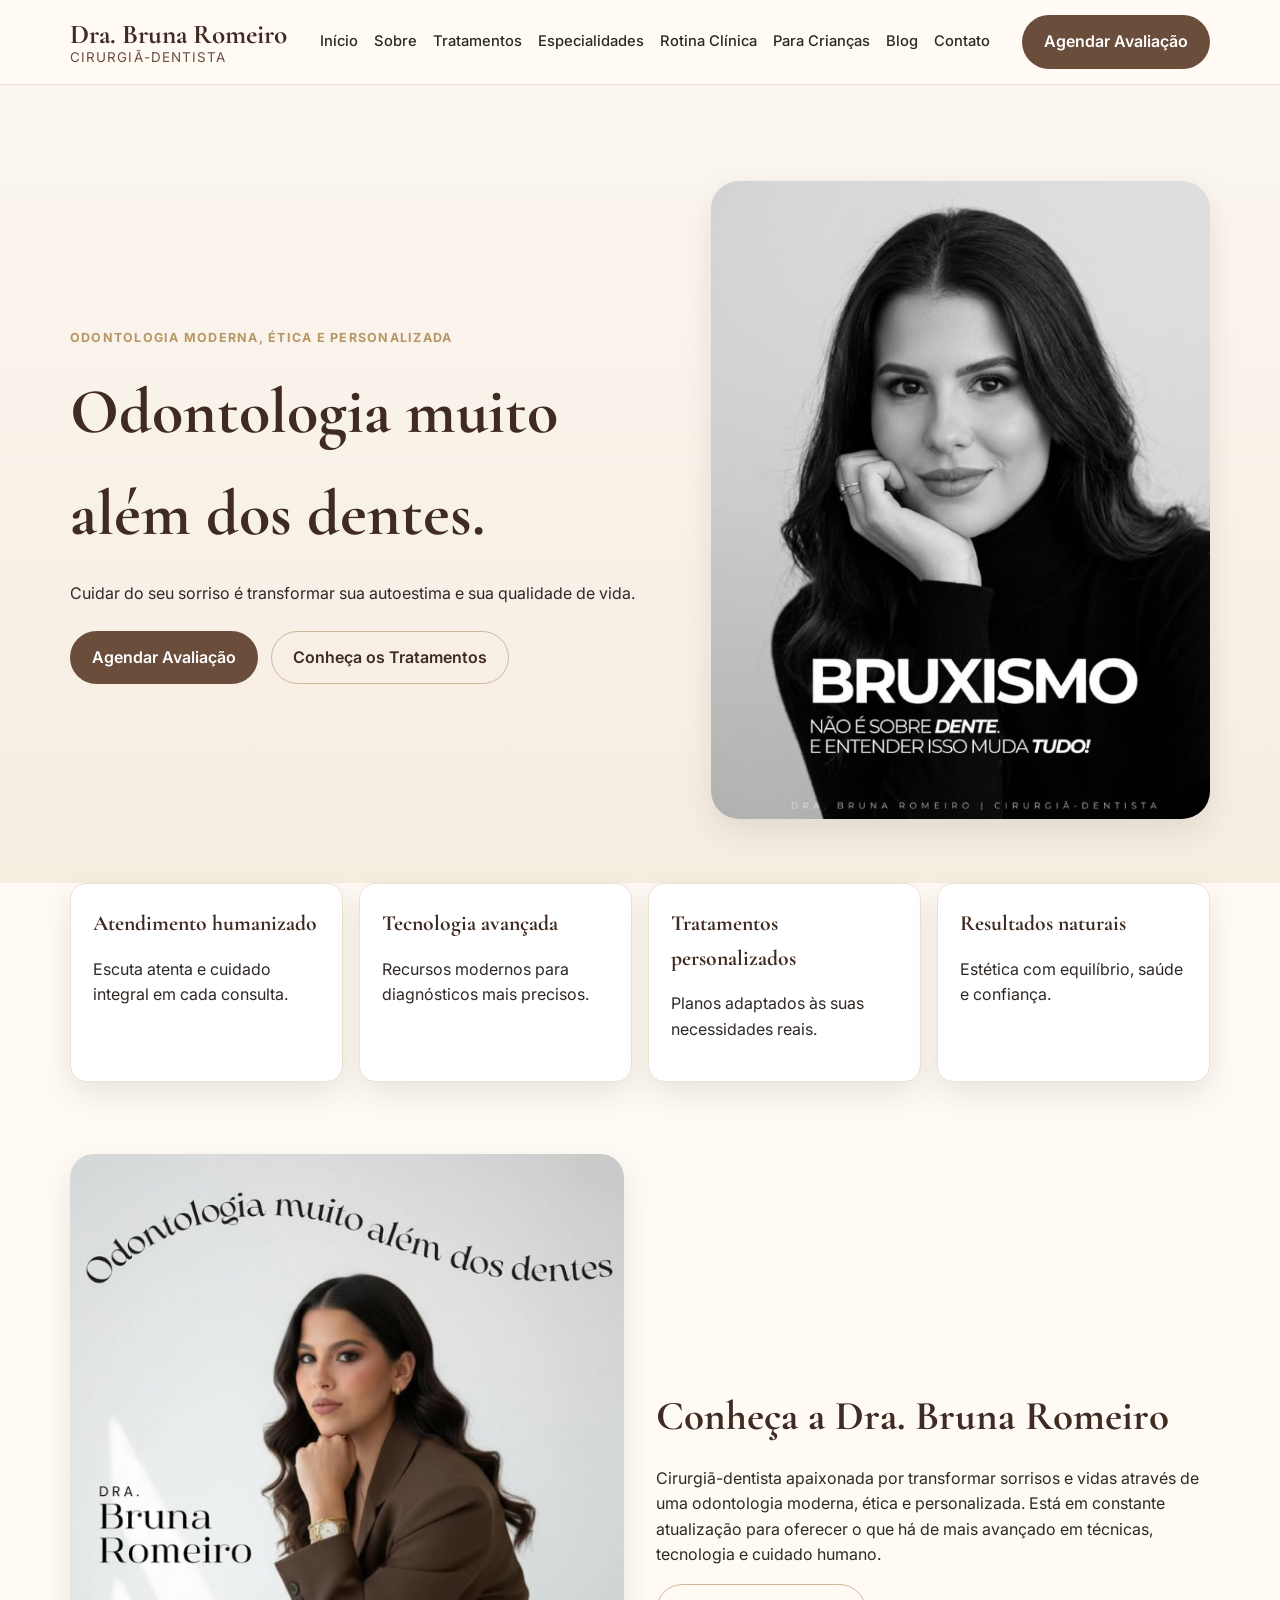
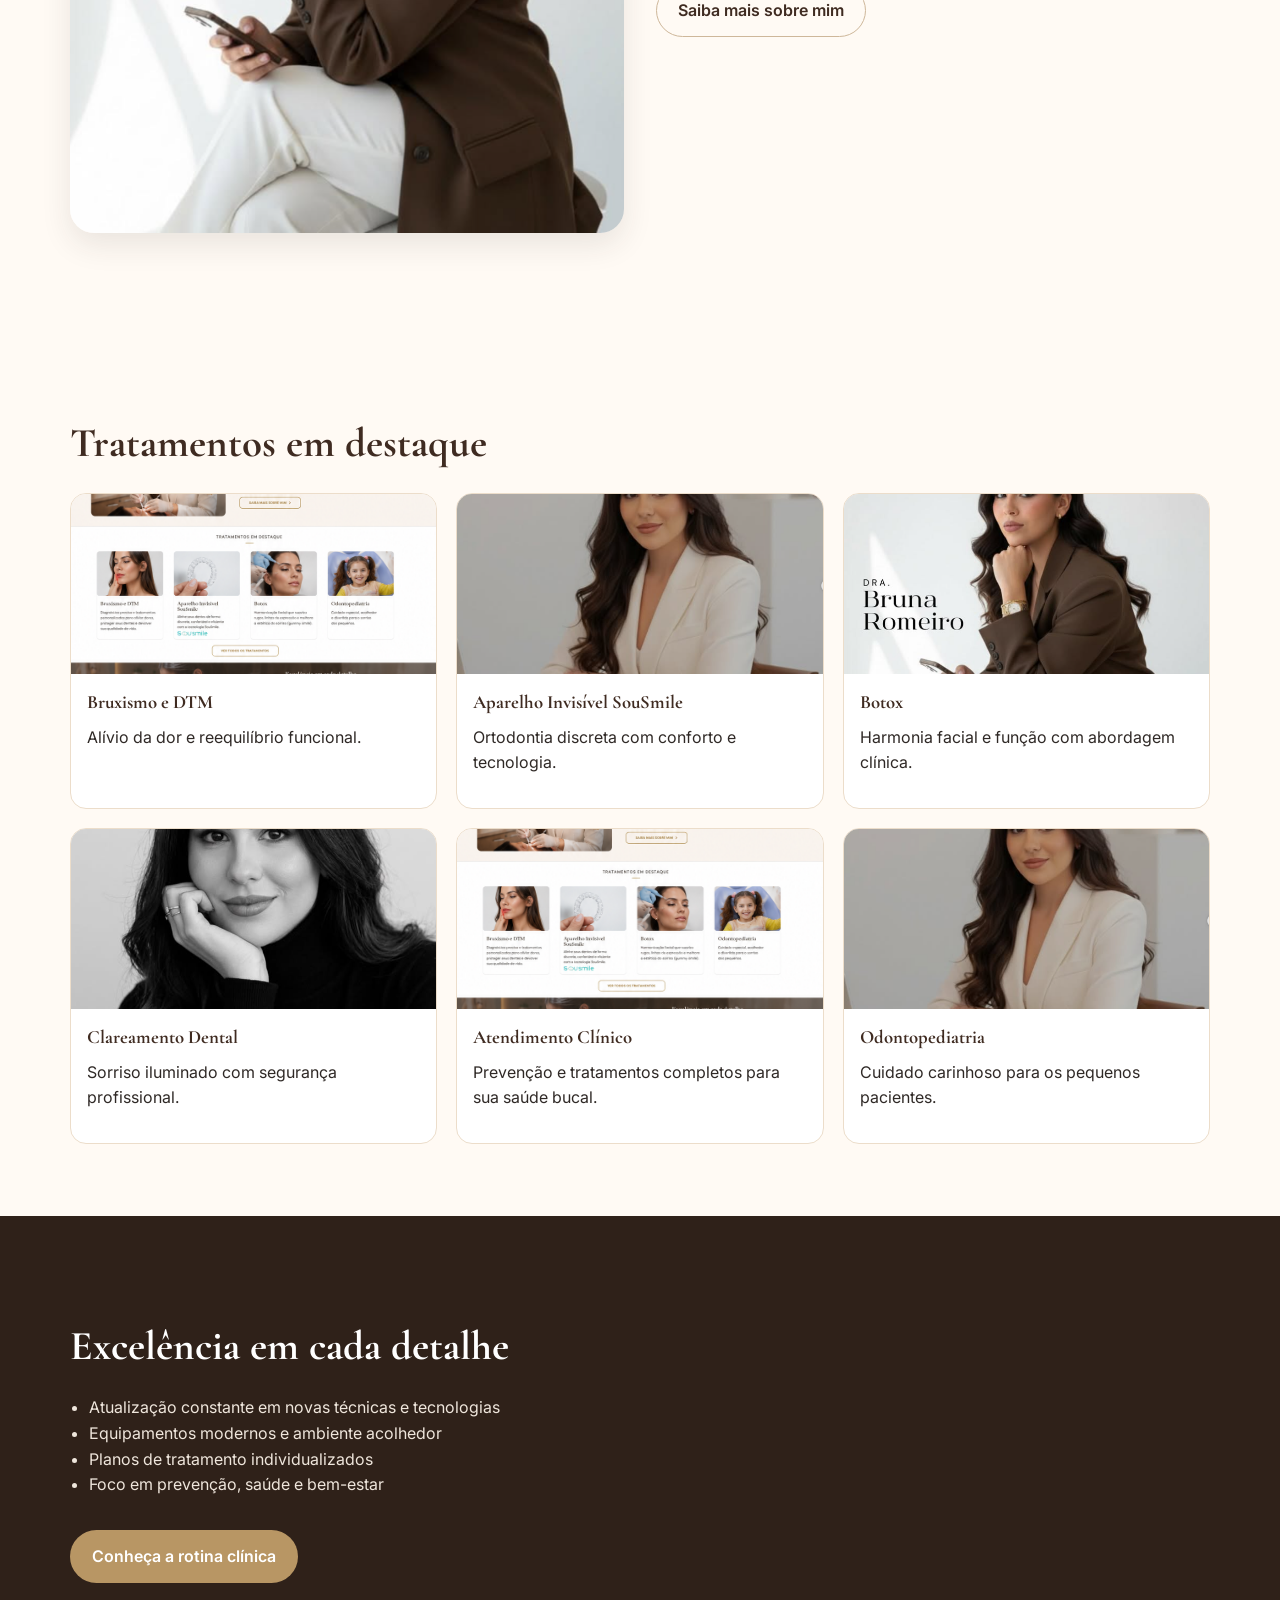
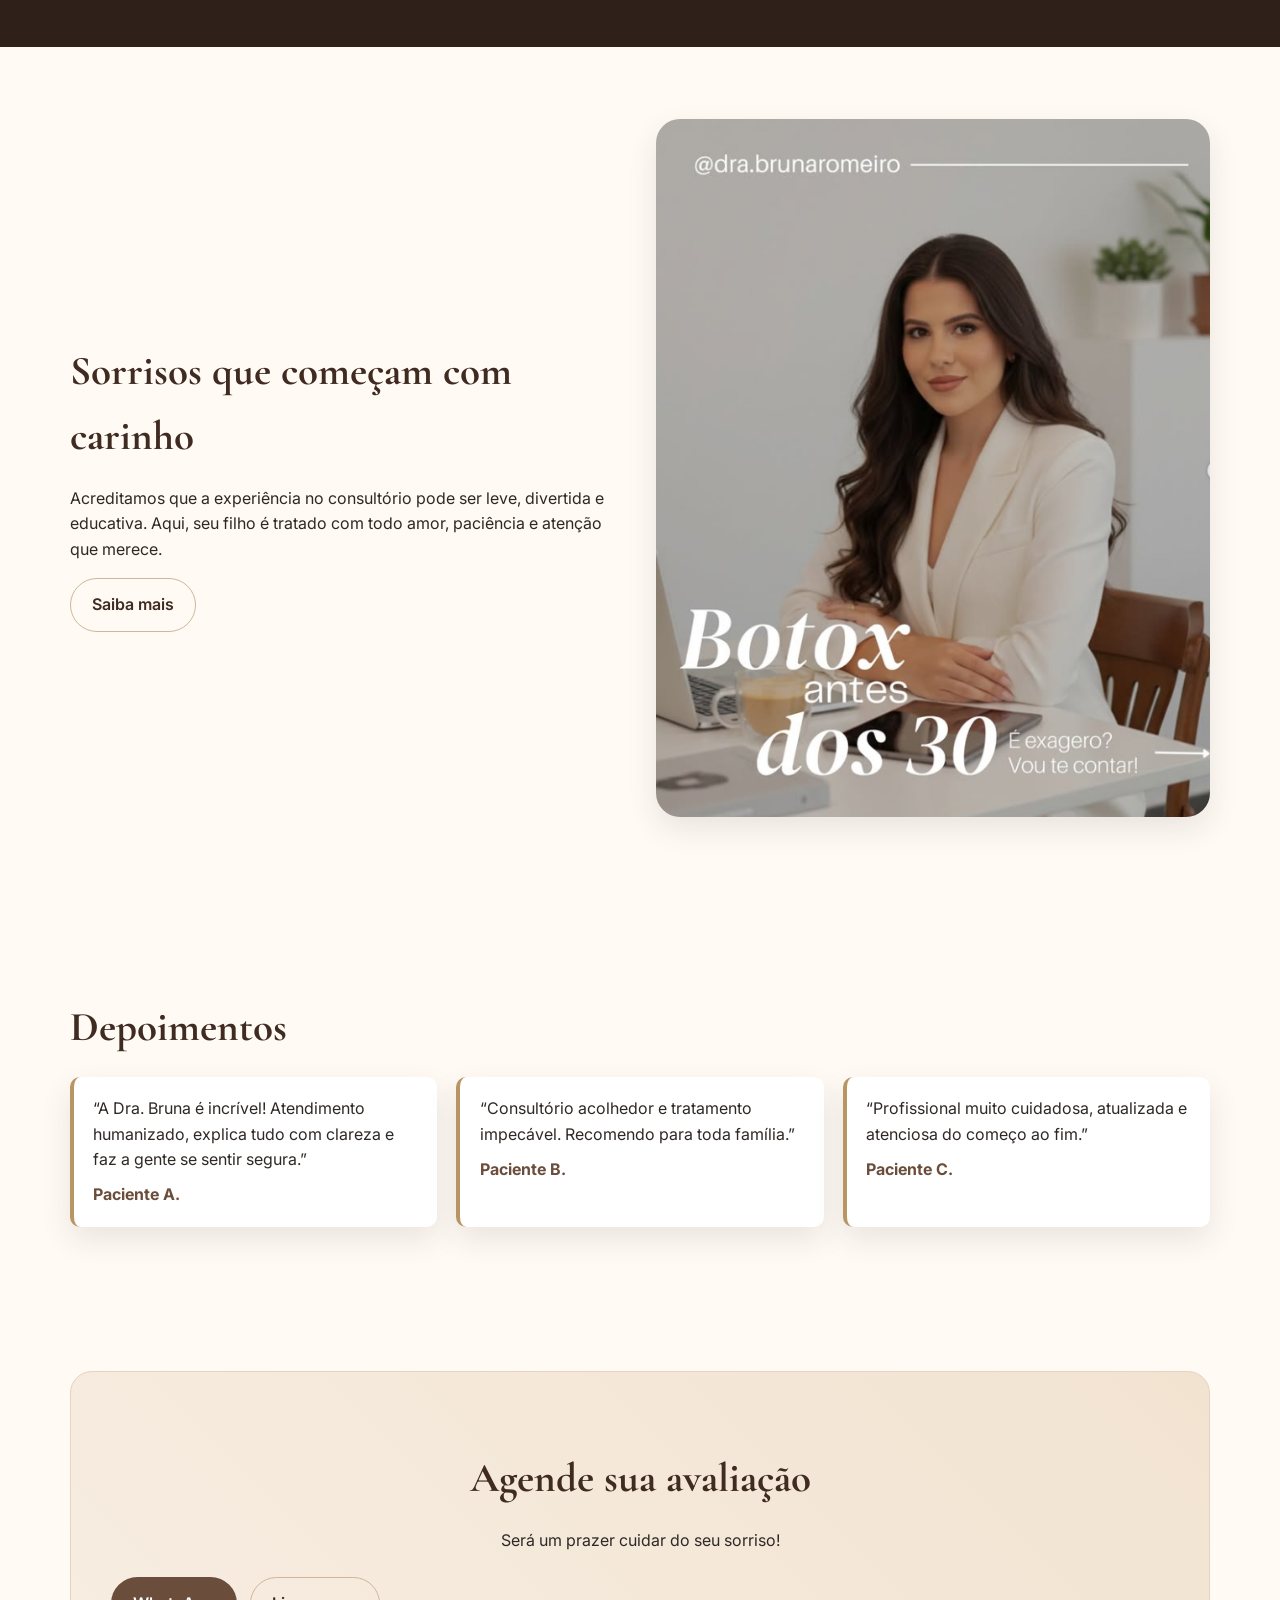
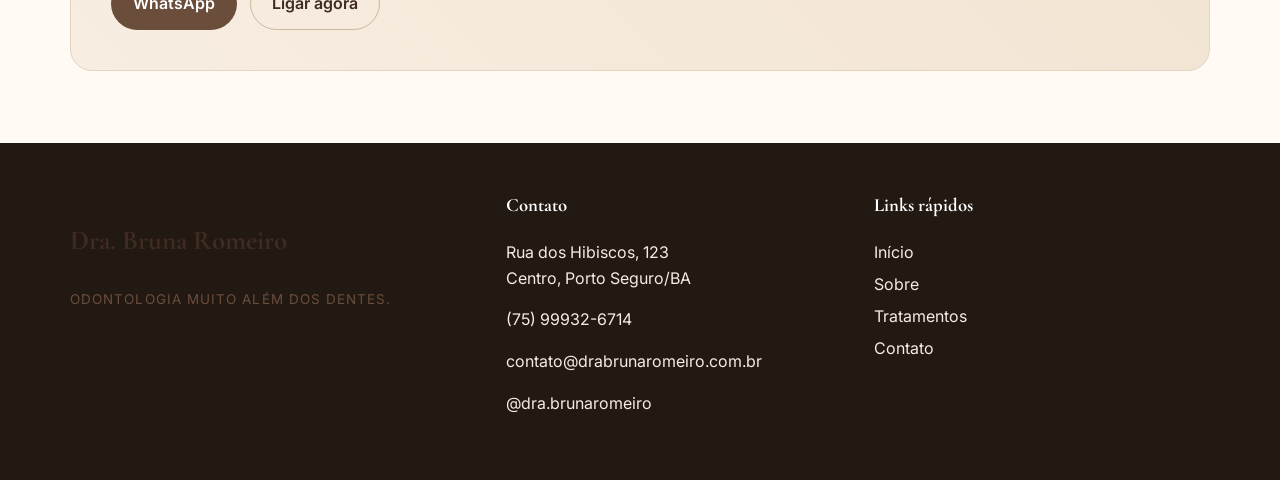
<file: index.html>
<!DOCTYPE html>
<html lang="pt-BR">
<head>
  <meta charset="UTF-8">
  <meta name="viewport" content="width=device-width, initial-scale=1.0">
  <title>Dra. Bruna Romeiro | Odontologia muito além dos dentes</title>
  <meta name="description" content="Site institucional da Dra. Bruna Romeiro, cirurgiã-dentista com atendimento humanizado, tecnologia avançada e foco no bem-estar integral.">
  <meta property="og:title" content="Dra. Bruna Romeiro | Odontologia moderna e humanizada">
  <meta property="og:description" content="Odontologia muito além dos dentes com tratamentos personalizados para sua saúde, autoestima e qualidade de vida.">
  <meta property="og:type" content="website">
  <meta property="og:image" content="DRABRUNAROMEIRO2.png">
  <meta property="og:locale" content="pt_BR">
  <link rel="preconnect" href="https://fonts.googleapis.com">
  <link rel="preconnect" href="https://fonts.gstatic.com" crossorigin>
  <link href="https://fonts.googleapis.com/css2?family=Cormorant+Garamond:wght@500;600;700&family=Inter:wght@400;500;600;700&display=swap" rel="stylesheet">
  <link rel="stylesheet" href="css/style.css">
</head>
<body>
  <header class="header" id="topo">
    <div class="container header__content">
      <a class="logo" href="index.html" aria-label="Ir para a página inicial da Dra. Bruna Romeiro">
        <span class="logo__name">Dra. Bruna Romeiro</span>
        <span class="logo__role">Cirurgiã-dentista</span>
      </a>

      <button class="menu-toggle" id="menu-toggle" aria-label="Abrir menu" aria-expanded="false" aria-controls="menu-principal">
        <span></span><span></span><span></span>
      </button>

      <nav class="menu" id="menu-principal">
        <a href="index.html">Início</a>
        <a href="em-construcao.html">Sobre</a>
        <a href="em-construcao.html">Tratamentos</a>
        <a href="em-construcao.html">Especialidades</a>
        <a href="em-construcao.html">Rotina Clínica</a>
        <a href="em-construcao.html">Para Crianças</a>
        <a href="em-construcao.html">Blog</a>
        <a href="em-construcao.html">Contato</a>
      </nav>

      <a class="btn btn--primary" target="_blank" rel="noopener noreferrer" href="https://wa.me/5575999326714?text=Ol%C3%A1%2C%20Dra.%20Bruna!%20Gostaria%20de%20agendar%20uma%20avalia%C3%A7%C3%A3o.">Agendar Avaliação</a>
    </div>
  </header>

  <main>
    <section class="hero">
      <div class="container hero__grid">
        <div class="hero__text">
          <p class="eyebrow">Odontologia moderna, ética e personalizada</p>
          <h1>Odontologia muito além dos dentes.</h1>
          <p>Cuidar do seu sorriso é transformar sua autoestima e sua qualidade de vida.</p>
          <div class="hero__actions">
            <a class="btn btn--primary" target="_blank" rel="noopener noreferrer" href="https://wa.me/5575999326714?text=Ol%C3%A1%2C%20Dra.%20Bruna!%20Gostaria%20de%20agendar%20uma%20avalia%C3%A7%C3%A3o.">Agendar Avaliação</a>
            <a class="btn btn--ghost" href="em-construcao.html">Conheça os Tratamentos</a>
          </div>
        </div>
        <div class="hero__image-wrap">
          <img src="DRABRUNAROMEIRO.png" alt="Dra. Bruna Romeiro sorrindo em ambiente clínico" class="hero__image">
        </div>
      </div>
    </section>

    <section class="highlights">
      <div class="container grid-4">
        <article class="card-soft"><h2>Atendimento humanizado</h2><p>Escuta atenta e cuidado integral em cada consulta.</p></article>
        <article class="card-soft"><h2>Tecnologia avançada</h2><p>Recursos modernos para diagnósticos mais precisos.</p></article>
        <article class="card-soft"><h2>Tratamentos personalizados</h2><p>Planos adaptados às suas necessidades reais.</p></article>
        <article class="card-soft"><h2>Resultados naturais</h2><p>Estética com equilíbrio, saúde e confiança.</p></article>
      </div>
    </section>

    <section class="about section">
      <div class="container split">
        <img src="DRABRUNAROMEIRO2.png" alt="Dra. Bruna Romeiro em consultório odontológico" class="section-image">
        <div>
          <h2>Conheça a Dra. Bruna Romeiro</h2>
          <p>Cirurgiã-dentista apaixonada por transformar sorrisos e vidas através de uma odontologia moderna, ética e personalizada. Está em constante atualização para oferecer o que há de mais avançado em técnicas, tecnologia e cuidado humano.</p>
          <a class="btn btn--ghost" href="em-construcao.html">Saiba mais sobre mim</a>
        </div>
      </div>
    </section>

    <section class="section treatments">
      <div class="container">
        <h2>Tratamentos em destaque</h2>
        <div class="grid-3">
          <a class="treatment" href="em-construcao.html"><img src="LAYOUT1.png" alt="Tratamento para Bruxismo e DTM"><h3>Bruxismo e DTM</h3><p>Alívio da dor e reequilíbrio funcional.</p></a>
          <a class="treatment" href="em-construcao.html"><img src="Sem título.png" alt="Aparelho invisível SouSmile"><h3>Aparelho Invisível SouSmile</h3><p>Ortodontia discreta com conforto e tecnologia.</p></a>
          <a class="treatment" href="em-construcao.html"><img src="DRABRUNAROMEIRO2.png" alt="Aplicação de botox odontológico"><h3>Botox</h3><p>Harmonia facial e função com abordagem clínica.</p></a>
          <a class="treatment" href="em-construcao.html"><img src="DRABRUNAROMEIRO.png" alt="Procedimento de clareamento dental"><h3>Clareamento Dental</h3><p>Sorriso iluminado com segurança profissional.</p></a>
          <a class="treatment" href="em-construcao.html"><img src="LAYOUT1.png" alt="Atendimento clínico odontológico"><h3>Atendimento Clínico</h3><p>Prevenção e tratamentos completos para sua saúde bucal.</p></a>
          <a class="treatment" href="em-construcao.html"><img src="Sem título.png" alt="Atendimento odontológico infantil"><h3>Odontopediatria</h3><p>Cuidado carinhoso para os pequenos pacientes.</p></a>
        </div>
      </div>
    </section>

    <section class="band section-dark">
      <div class="container">
        <h2>Excelência em cada detalhe</h2>
        <ul>
          <li>Atualização constante em novas técnicas e tecnologias</li>
          <li>Equipamentos modernos e ambiente acolhedor</li>
          <li>Planos de tratamento individualizados</li>
          <li>Foco em prevenção, saúde e bem-estar</li>
        </ul>
        <a class="btn btn--gold" href="em-construcao.html">Conheça a rotina clínica</a>
      </div>
    </section>

    <section class="section children">
      <div class="container split reverse">
        <div>
          <h2>Sorrisos que começam com carinho</h2>
          <p>Acreditamos que a experiência no consultório pode ser leve, divertida e educativa. Aqui, seu filho é tratado com todo amor, paciência e atenção que merece.</p>
          <a class="btn btn--ghost" href="em-construcao.html">Saiba mais</a>
        </div>
        <img src="Sem título.png" alt="Dra. Bruna Romeiro com criança em atendimento" class="section-image">
      </div>
    </section>

    <section class="section testimonials">
      <div class="container">
        <h2>Depoimentos</h2>
        <div class="grid-3">
          <blockquote>“A Dra. Bruna é incrível! Atendimento humanizado, explica tudo com clareza e faz a gente se sentir segura.”<cite>Paciente A.</cite></blockquote>
          <blockquote>“Consultório acolhedor e tratamento impecável. Recomendo para toda família.”<cite>Paciente B.</cite></blockquote>
          <blockquote>“Profissional muito cuidadosa, atualizada e atenciosa do começo ao fim.”<cite>Paciente C.</cite></blockquote>
        </div>
      </div>
    </section>

    <section class="cta section">
      <div class="container cta__box">
        <h2>Agende sua avaliação</h2>
        <p>Será um prazer cuidar do seu sorriso!</p>
        <div class="hero__actions">
          <a class="btn btn--primary" target="_blank" rel="noopener noreferrer" href="https://wa.me/5575999326714?text=Ol%C3%A1%2C%20Dra.%20Bruna!%20Gostaria%20de%20agendar%20uma%20avalia%C3%A7%C3%A3o.">WhatsApp</a>
          <a class="btn btn--ghost" href="tel:+5575999326714">Ligar agora</a>
        </div>
      </div>
    </section>
  </main>

  <footer class="footer">
    <div class="container footer__grid">
      <div>
        <p class="logo__name">Dra. Bruna Romeiro</p>
        <p class="logo__role">Odontologia muito além dos dentes.</p>
      </div>
      <div>
        <h3>Contato</h3>
        <p>Rua dos Hibiscos, 123<br>Centro, Porto Seguro/BA</p>
        <p><a href="tel:+5575999326714">(75) 99932-6714</a></p>
        <p><a href="mailto:contato@drabrunaromeiro.com.br">contato@drabrunaromeiro.com.br</a></p>
        <p><a href="https://instagram.com/dra.brunaromeiro" target="_blank" rel="noopener noreferrer">@dra.brunaromeiro</a></p>
      </div>
      <div>
        <h3>Links rápidos</h3>
        <ul>
          <li><a href="index.html">Início</a></li>
          <li><a href="em-construcao.html">Sobre</a></li>
          <li><a href="em-construcao.html">Tratamentos</a></li>
          <li><a href="em-construcao.html">Contato</a></li>
        </ul>
      </div>
    </div>
  </footer>

  <script src="js/script.js"></script>
</body>
</html>
</file>
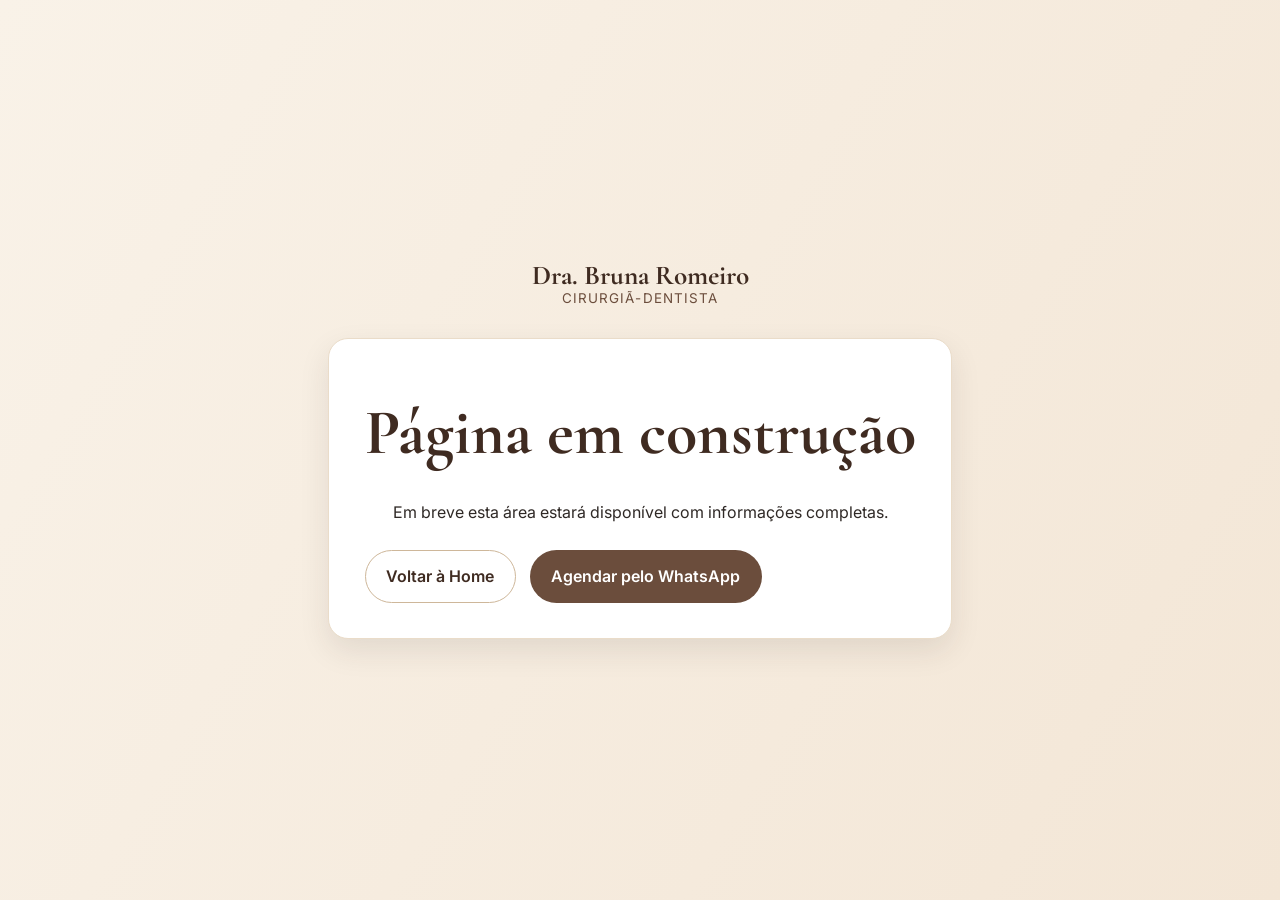
<file: em-construcao.html>
<!DOCTYPE html>
<html lang="pt-BR">
<head>
  <meta charset="UTF-8">
  <meta name="viewport" content="width=device-width, initial-scale=1.0">
  <title>Página em construção | Dra. Bruna Romeiro</title>
  <meta name="description" content="Área do site em construção. Em breve novas informações da Dra. Bruna Romeiro.">
  <link rel="preconnect" href="https://fonts.googleapis.com">
  <link rel="preconnect" href="https://fonts.gstatic.com" crossorigin>
  <link href="https://fonts.googleapis.com/css2?family=Cormorant+Garamond:wght@500;600;700&family=Inter:wght@400;500;600;700&display=swap" rel="stylesheet">
  <link rel="stylesheet" href="css/style.css">
</head>
<body class="construction-page">
  <main class="construction">
    <a class="logo" href="index.html">
      <span class="logo__name">Dra. Bruna Romeiro</span>
      <span class="logo__role">Cirurgiã-dentista</span>
    </a>
    <section class="construction__box">
      <h1>Página em construção</h1>
      <p>Em breve esta área estará disponível com informações completas.</p>
      <div class="hero__actions">
        <a class="btn btn--ghost" href="index.html">Voltar à Home</a>
        <a class="btn btn--primary" target="_blank" rel="noopener noreferrer" href="https://wa.me/5575999326714?text=Ol%C3%A1%2C%20Dra.%20Bruna!%20Gostaria%20de%20agendar%20uma%20avalia%C3%A7%C3%A3o.">Agendar pelo WhatsApp</a>
      </div>
    </section>
  </main>
</body>
</html>
</file>
<file: css/style.css>
:root {
  --bg: #f7f1ea;
  --bg-soft: #fffaf4;
  --brown: #6b4d3c;
  --brown-dark: #3f2b21;
  --gold: #b89664;
  --text: #2f2926;
  --white: #fff;
  --shadow: 0 12px 30px rgba(47, 41, 38, 0.1);
}
* { box-sizing: border-box; }
body {
  margin: 0;
  font-family: 'Inter', sans-serif;
  color: var(--text);
  background: var(--bg-soft);
  line-height: 1.6;
}
img { max-width: 100%; display: block; }
a { color: inherit; text-decoration: none; }
.container { width: min(1140px, 92%); margin: 0 auto; }
.section { padding: 4.5rem 0; }
h1,h2,h3,.logo__name { font-family: 'Cormorant Garamond', serif; color: var(--brown-dark); }
h1 { font-size: clamp(2.1rem, 5vw, 4rem); margin: .5rem 0 1rem; }
h2 { font-size: clamp(1.8rem, 3.2vw, 2.7rem); margin-bottom: 1rem; }

.header {
  position: sticky; top: 0; z-index: 50;
  background: rgba(255, 250, 244, 0.92); backdrop-filter: blur(8px);
  border-bottom: 1px solid #eadfce;
}
.header__content { display: flex; align-items: center; justify-content: space-between; gap: 1rem; min-height: 84px; }
.logo { display: flex; flex-direction: column; line-height: 1.1; }
.logo__name { font-size: 1.7rem; font-weight: 700; }
.logo__role { font-size: .84rem; letter-spacing: .08em; text-transform: uppercase; color: var(--brown); }
.menu { display: flex; gap: 1rem; align-items: center; }
.menu a { font-weight: 500; font-size: .92rem; }
.menu a:hover { color: var(--gold); }

.btn { display: inline-flex; align-items: center; justify-content: center; padding: .8rem 1.3rem; border-radius: 999px; font-weight: 600; transition: .25s ease; border: 1px solid transparent; }
.btn--primary { background: var(--brown); color: var(--white); }
.btn--primary:hover { transform: translateY(-2px); background: #563c2e; }
.btn--ghost { border-color: #ceb79a; color: var(--brown-dark); background: transparent; }
.btn--ghost:hover { background: #f5ebdf; }
.btn--gold { background: var(--gold); color: #fff; }

.hero { background: linear-gradient(180deg, #fbf6f0, #f6ede1); padding: 6rem 0 4rem; }
.hero__grid { display: grid; grid-template-columns: 1.1fr 0.9fr; align-items: center; gap: 2rem; }
.eyebrow { text-transform: uppercase; letter-spacing: .1em; font-size: .78rem; color: var(--gold); font-weight: 700; }
.hero__actions { display: flex; flex-wrap: wrap; gap: .85rem; margin-top: 1.5rem; }
.hero__image-wrap { border-radius: 28px; overflow: hidden; box-shadow: var(--shadow); }
.hero__image { width: 100%; height: 100%; object-fit: cover; }

.grid-4 { display: grid; grid-template-columns: repeat(4,1fr); gap: 1rem; }
.card-soft { background: var(--white); border: 1px solid #efe1d0; border-radius: 16px; padding: 1.4rem; box-shadow: var(--shadow); }
.card-soft h2 { font-size: 1.35rem; margin-top: 0; }

.split { display: grid; grid-template-columns: 1fr 1fr; gap: 2rem; align-items: center; }
.reverse { grid-template-columns: 1fr 1fr; }
.section-image { border-radius: 24px; box-shadow: var(--shadow); min-height: 320px; object-fit: cover; }

.grid-3 { display: grid; grid-template-columns: repeat(3, 1fr); gap: 1.2rem; }
.treatment { background: #fff; border-radius: 16px; overflow: hidden; border: 1px solid #ecddca; transition: transform .3s; }
.treatment:hover { transform: translateY(-5px); }
.treatment h3, .treatment p { padding: 0 1rem; }
.treatment h3 { margin: .9rem 0 .4rem; }
.treatment p { margin-top: 0; padding-bottom: 1rem; }
.treatment img { height: 180px; width: 100%; object-fit: cover; }

.section-dark { background: #2f2119; color: #efe6dc; padding: 4rem 0; }
.section-dark h2 { color: #fff; }
.section-dark ul { padding-left: 1.2rem; margin-bottom: 2rem; }

.testimonials blockquote { margin: 0; background: #fff; border-left: 4px solid var(--gold); padding: 1.2rem; border-radius: 10px; box-shadow: var(--shadow); }
.testimonials cite { display: block; margin-top: .6rem; font-style: normal; font-weight: 700; color: var(--brown); }

.cta__box { background: linear-gradient(45deg, #f7ede1, #f2e3d1); border: 1px solid #e4d4c0; border-radius: 22px; padding: 2.5rem; text-align: center; }
.footer { background: #221912; color: #f5ede4; padding: 3rem 0; }
.footer h3 { color: #fff; margin-top: 0; }
.footer__grid { display: grid; grid-template-columns: 1.2fr 1fr 1fr; gap: 2rem; }
.footer ul { list-style: none; margin: 0; padding: 0; }
.footer li { margin-bottom: .4rem; }

.menu-toggle { display: none; background: none; border: 0; padding: 0; }
.menu-toggle span { display: block; width: 26px; height: 2px; margin: 5px 0; background: var(--brown-dark); }

.construction-page { min-height: 100vh; display: grid; place-items: center; background: linear-gradient(120deg, #f9f2e8, #f3e6d6); }
.construction { text-align: center; }
.construction__box { margin-top: 2rem; background: #fff; border-radius: 20px; padding: 2.2rem; border: 1px solid #eadcc9; box-shadow: var(--shadow); }

@media (max-width: 980px) {
  .menu-toggle { display: block; }
  .menu {
    position: absolute; left: 0; right: 0; top: 84px;
    display: none; flex-direction: column; background: #fffaf4;
    border-bottom: 1px solid #eadfce; padding: 1rem;
  }
  .menu.is-open { display: flex; }
  .header .btn--primary { display: none; }
  .hero__grid, .split, .grid-4, .grid-3, .footer__grid { grid-template-columns: 1fr; }
  .hero { padding-top: 4.5rem; }
}
</file>
